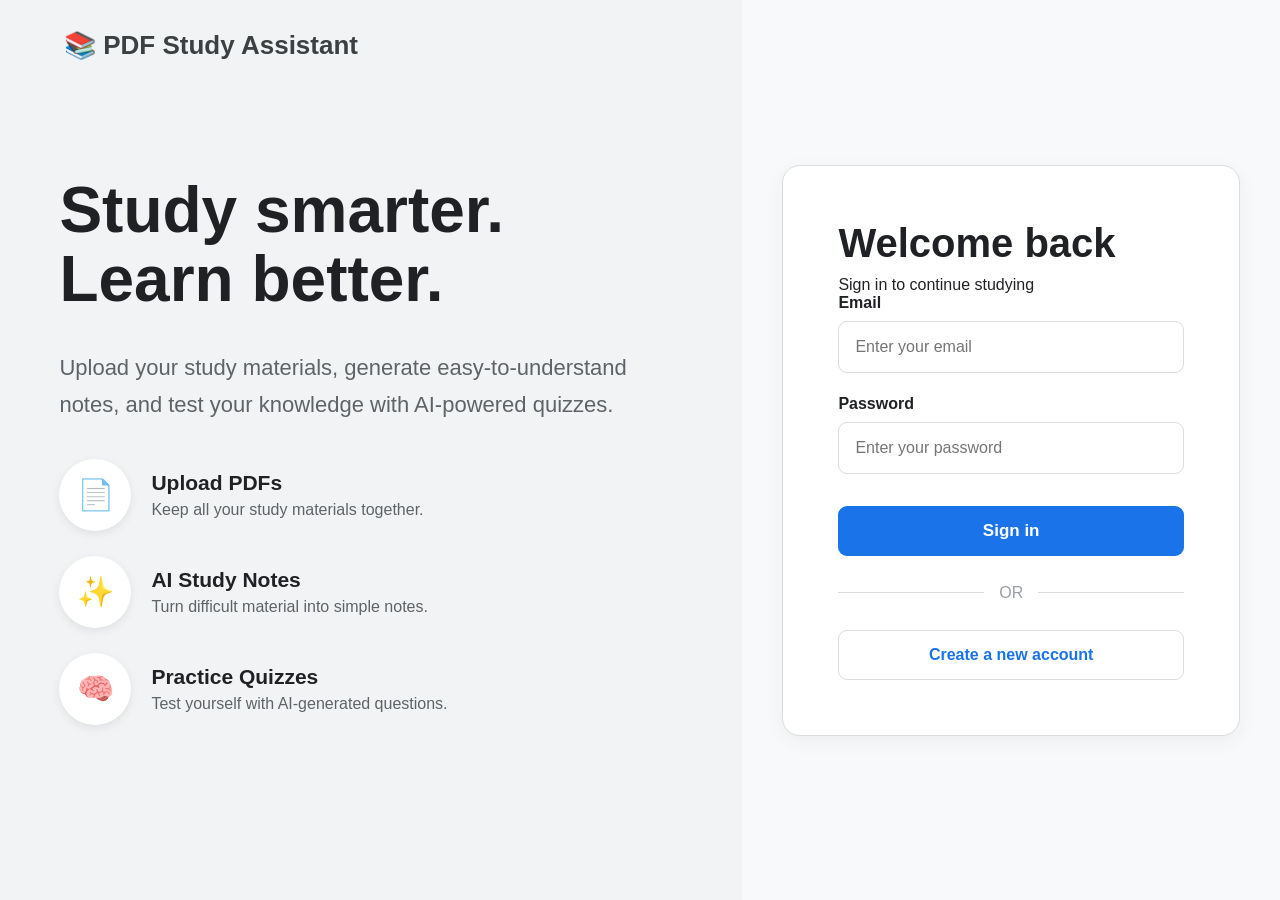
<file: frontend/index.html>
<!DOCTYPE html>
<html lang="en">

<head>

    <meta charset="UTF-8">

    <meta
        name="viewport"
        content="width=device-width, initial-scale=1.0"
    >

    <title>PDF Study Assistant</title>

    <link rel="stylesheet" href="style.css">

</head>


<body>


<div class="auth-container">


    <!-- =================================================
         LEFT SIDE
    ================================================== -->

    <div class="auth-left">

        <div class="logo">
            📚 PDF Study Assistant
        </div>


        <div class="welcome-content">

            <h1>
                Study smarter.<br>
                Learn better.
            </h1>


            <p>
                Upload your study materials, generate
                easy-to-understand notes, and test your
                knowledge with AI-powered quizzes.
            </p>


            <div class="feature-list">


                <div class="feature">

                    <span>📄</span>

                    <div>

                        <h3>
                            Upload PDFs
                        </h3>

                        <p>
                            Keep all your study materials together.
                        </p>

                    </div>

                </div>



                <div class="feature">

                    <span>✨</span>

                    <div>

                        <h3>
                            AI Study Notes
                        </h3>

                        <p>
                            Turn difficult material into simple notes.
                        </p>

                    </div>

                </div>



                <div class="feature">

                    <span>🧠</span>

                    <div>

                        <h3>
                            Practice Quizzes
                        </h3>

                        <p>
                            Test yourself with AI-generated questions.
                        </p>

                    </div>

                </div>


            </div>

        </div>

    </div>



    <!-- =================================================
         RIGHT SIDE
    ================================================== -->

    <div class="auth-right">


        <div class="auth-card">


            <!-- LOGIN -->

            <div id="loginForm">

                <h2>
                    Welcome back
                </h2>

                <p>
                    Sign in to continue studying
                </p>


                <div class="form-group">

                    <label for="loginEmail">
                        Email
                    </label>

                    <input
                        type="email"
                        id="loginEmail"
                        placeholder="Enter your email"
                    >

                </div>


                <div class="form-group">

                    <label for="loginPassword">
                        Password
                    </label>

                    <input
                        type="password"
                        id="loginPassword"
                        placeholder="Enter your password"
                    >

                </div>


                <button
                    type="button"
                    class="auth-button"
                    id="loginButton"
                >
                    Sign in
                </button>


                <div class="auth-divider">
                    OR
                </div>


                <button
                    type="button"
                    class="create-account-btn"
                    id="showRegister"
                >
                    Create a new account
                </button>

            </div>



            <!-- REGISTER -->

            <div
                id="registerForm"
                style="display: none;"
            >

                <h2>
                    Create account
                </h2>

                <p>
                    Start your learning journey
                </p>


                <div class="form-group">

                    <label for="registerName">
                        Name
                    </label>

                    <input
                        type="text"
                        id="registerName"
                        placeholder="Enter your name"
                    >

                </div>


                <div class="form-group">

                    <label for="registerEmail">
                        Email
                    </label>

                    <input
                        type="email"
                        id="registerEmail"
                        placeholder="Enter your email"
                    >

                </div>


                <div class="form-group">

                    <label for="registerPassword">
                        Password
                    </label>

                    <input
                        type="password"
                        id="registerPassword"
                        placeholder="Create a password"
                    >

                </div>


                <button
                    type="button"
                    class="auth-button"
                    id="registerButton"
                >
                    Create account
                </button>


                <div class="auth-divider">
                    OR
                </div>


                <button
                    type="button"
                    class="create-account-btn"
                    id="showLogin"
                >
                    Already have an account? Sign in
                </button>

            </div>


        </div>

    </div>


</div>



<!-- =====================================================
     JAVASCRIPT
====================================================== -->

<script src="script.js"></script>

</body>

</html>
</file>
<file: frontend/style.css>
/* =========================================================
   PDF STUDY ASSISTANT
   COMPLETE STYLE SHEET
========================================================= */


/* =========================================================
   GLOBAL
========================================================= */

* {
    box-sizing: border-box;
    margin: 0;
    padding: 0;
}


body {
    font-family: Arial, Helvetica, sans-serif;

    background: #f8f9fa;

    color: #202124;

    min-height: 100vh;
}


button,
input {
    font-family: inherit;
}


button {
    cursor: pointer;
}


/* =========================================================
   LOGIN / REGISTER PAGE
========================================================= */

.auth-container {
    min-height: 100vh;

    display: grid;

    grid-template-columns: 58% 42%;

    background: #f8f9fa;
}


/* LEFT SIDE */

.auth-left {
    background: #f1f3f4;

    padding: 55px 8%;

    display: flex;

    flex-direction: column;

    justify-content: center;
}


.logo {
    position: absolute;

    top: 30px;

    left: 5%;

    font-size: 26px;

    font-weight: 700;

    color: #3c4043;
}


.welcome-content {
    max-width: 800px;
}


.welcome-content h1 {
    font-size: 64px;

    line-height: 1.08;

    margin-bottom: 35px;

    color: #202124;
}


.welcome-content > p {
    font-size: 22px;

    line-height: 1.7;

    color: #5f6368;

    margin-bottom: 35px;
}


/* FEATURES */

.feature-list {
    display: flex;

    flex-direction: column;

    gap: 25px;
}


.feature {
    display: flex;

    align-items: center;

    gap: 20px;
}


.feature > span {
    width: 72px;

    height: 72px;

    background: white;

    border-radius: 50%;

    display: flex;

    align-items: center;

    justify-content: center;

    font-size: 30px;

    box-shadow:
        0 3px 10px rgba(0, 0, 0, 0.08);
}


.feature h3 {
    font-size: 21px;

    margin-bottom: 6px;
}


.feature p {
    color: #5f6368;

    font-size: 16px;
}


/* LOGIN BOX */

.auth-right {
    display: flex;

    align-items: center;

    justify-content: center;

    padding: 40px;
}


.auth-card {
    width: 100%;

    max-width: 550px;

    background: white;

    border: 1px solid #dadce0;

    border-radius: 18px;

    padding: 55px;

    box-shadow:
        0 5px 20px rgba(0, 0, 0, 0.05);
}


.auth-card h2 {
    font-size: 40px;

    margin-bottom: 10px;
}


.auth-card > p {
    color: #5f6368;

    font-size: 18px;

    margin-bottom: 40px;
}


.form-group {
    margin-bottom: 22px;
}


.form-group label {
    display: block;

    font-weight: 600;

    margin-bottom: 9px;
}


.form-group input {
    width: 100%;

    padding: 16px;

    border: 1px solid #dadce0;

    border-radius: 9px;

    font-size: 16px;

    outline: none;
}


.form-group input:focus {
    border-color: #1a73e8;

    box-shadow:
        0 0 0 2px rgba(26, 115, 232, 0.12);
}


.auth-button {
    width: 100%;

    padding: 15px;

    border: none;

    border-radius: 9px;

    background: #1a73e8;

    color: white;

    font-size: 17px;

    font-weight: 600;

    margin-top: 10px;
}


.auth-button:hover {
    background: #1557b0;
}


.auth-divider {
    display: flex;

    align-items: center;

    gap: 15px;

    margin: 28px 0;

    color: #9aa0a6;
}


.auth-divider::before,
.auth-divider::after {
    content: "";

    flex: 1;

    height: 1px;

    background: #dadce0;
}


.create-account-btn {
    width: 100%;

    padding: 15px;

    background: white;

    color: #1a73e8;

    border: 1px solid #dadce0;

    border-radius: 9px;

    font-size: 16px;

    font-weight: 600;
}


.create-account-btn:hover {
    background: #f8f9fa;
}


/* =========================================================
   DASHBOARD TOP BAR
========================================================= */

.topbar {
    height: 70px;

    display: flex;

    align-items: center;

    justify-content: space-between;

    padding: 0 25px;

    background: white;

    border-bottom: 1px solid #dadce0;

    position: sticky;

    top: 0;

    z-index: 100;
}


.topbar-left {
    display: flex;

    align-items: center;

    gap: 18px;
}


.menu-btn {
    border: none;

    background: transparent;

    font-size: 26px;

    width: 42px;

    height: 42px;

    border-radius: 50%;
}


.menu-btn:hover {
    background: #f1f3f4;
}


.dashboard-logo {
    font-size: 21px;

    font-weight: 600;

    color: #3c4043;
}


.topbar-right {
    display: flex;

    align-items: center;

    gap: 15px;
}


.welcome-user {
    color: #5f6368;

    font-size: 15px;
}


.profile-btn {
    width: 42px;

    height: 42px;

    border: none;

    border-radius: 50%;

    background: #f1f3f4;

    font-size: 20px;
}


.profile-btn:hover {
    background: #e8eaed;
}


/* =========================================================
   DASHBOARD LAYOUT
========================================================= */

.dashboard-layout {
    display: flex;

    min-height: calc(100vh - 70px);
}


.dashboard-content {
    flex: 1;

    max-width: 1400px;

    margin: 0 auto;

    padding: 50px 60px;

    min-width: 0;
}


/* =========================================================
   SIDEBAR
========================================================= */

.sidebar {
    width: 270px;

    flex-shrink: 0;

    background: white;

    border-right: 1px solid #dadce0;

    padding: 35px 10px;

    transition: 0.25s;
}


.side-item {
    width: 100%;

    border: none;

    background: transparent;

    padding: 14px 20px;

    border-radius: 0 28px 28px 0;

    display: flex;

    align-items: center;

    gap: 17px;

    font-size: 16px;

    color: #3c4043;

    text-align: left;

    margin-bottom: 5px;
}


.side-item:hover {
    background: #f1f3f4;
}


.side-item.active {
    background: #e8f0fe;

    color: #1967d2;

    font-weight: 600;
}


.sidebar hr {
    border: none;

    border-top: 1px solid #dadce0;

    margin: 22px 10px;
}


/* =========================================================
   HOME WELCOME
========================================================= */

.dashboard-welcome {
    display: flex;

    justify-content: space-between;

    align-items: center;

    gap: 30px;

    margin-bottom: 40px;
}


.small-heading {
    color: #1a73e8;

    font-size: 12px;

    font-weight: 700;

    letter-spacing: 1.5px;

    margin-bottom: 10px;
}


.dashboard-welcome h1 {
    font-size: 42px;

    line-height: 1.2;

    margin-bottom: 8px;
}


.dashboard-welcome > div > p:last-child {
    color: #5f6368;

    font-size: 17px;
}


/* =========================================================
   UPLOAD BUTTON
========================================================= */

.upload-main-btn {
    border: none;

    background: #1a73e8;

    color: white;

    padding: 15px 24px;

    border-radius: 9px;

    font-size: 15px;

    font-weight: 600;

    white-space: nowrap;
}


.upload-main-btn:hover {
    background: #1557b0;
}


.upload-main-btn:disabled {
    opacity: 0.6;

    cursor: not-allowed;
}


/* =========================================================
   QUICK ACTIONS
========================================================= */

.quick-actions {
    display: grid;

    grid-template-columns:
        repeat(3, minmax(0, 1fr));

    gap: 22px;

    margin-bottom: 50px;
}


.quick-card {
    background: white;

    border: 1px solid #dadce0;

    border-radius: 14px;

    padding: 24px;

    display: flex;

    align-items: center;

    gap: 18px;

    min-height: 125px;

    transition: 0.2s;
}


.quick-card:hover {
    box-shadow:
        0 4px 14px rgba(0, 0, 0, 0.08);

    transform: translateY(-2px);
}


.quick-icon {
    width: 55px;

    height: 55px;

    flex-shrink: 0;

    border-radius: 50%;

    background: #f1f3f4;

    display: flex;

    align-items: center;

    justify-content: center;

    font-size: 24px;
}


.quick-card h3 {
    font-size: 18px;

    margin-bottom: 6px;
}


.quick-card p {
    color: #5f6368;

    font-size: 14px;

    line-height: 1.5;
}


.quick-card[data-section] {
    cursor: pointer;
}


/* =========================================================
   MATERIALS
========================================================= */

.materials-section {
    width: 100%;
}


.section-heading {
    margin-bottom: 22px;
}


.section-heading h2 {
    font-size: 27px;

    margin-bottom: 7px;
}


.section-heading p {
    color: #5f6368;

    font-size: 15px;
}


/* EMPTY MATERIALS */

.empty-materials {
    background: white;

    border: 1px solid #dadce0;

    border-radius: 14px;

    padding: 75px 30px;

    text-align: center;
}


.empty-icon {
    font-size: 45px;

    margin-bottom: 18px;
}


.empty-materials h3 {
    font-size: 21px;

    margin-bottom: 10px;
}


.empty-materials p {
    color: #5f6368;

    font-size: 15px;

    line-height: 1.6;
}


.empty-materials strong {
    color: #1a73e8;
}


/* =========================================================
   MATERIAL CARDS
========================================================= */

.materials-grid {
    display: grid;

    grid-template-columns:
        repeat(auto-fill, minmax(280px, 1fr));

    gap: 22px;
}


.material-card {
    background: white;

    border: 1px solid #dadce0;

    border-radius: 14px;

    padding: 24px;

    transition: 0.2s;
}


.material-card:hover {
    box-shadow:
        0 4px 14px rgba(0, 0, 0, 0.08);
}


.material-file-icon {
    font-size: 35px;

    margin-bottom: 15px;
}


.material-card h3 {
    font-size: 17px;

    margin-bottom: 8px;

    word-break: break-word;
}


.material-card p {
    color: #5f6368;

    font-size: 13px;

    margin-bottom: 20px;
}


.material-actions {
    display: flex;

    gap: 9px;

    flex-wrap: wrap;
}


.material-actions button {
    border: 1px solid #dadce0;

    background: white;

    color: #1a73e8;

    padding: 9px 13px;

    border-radius: 7px;

    font-size: 13px;

    font-weight: 600;
}


.material-actions button:hover {
    background: #f1f3f4;
}


/* =========================================================
   OTHER DASHBOARD SECTIONS
========================================================= */

.hidden-section {
    display: none;
}


.page-heading {
    margin-bottom: 35px;
}


.page-heading h1 {
    font-size: 36px;

    margin-bottom: 10px;
}


.page-heading > p:last-child {
    color: #5f6368;

    font-size: 16px;
}


/* =========================================================
   COMING CONTENT
========================================================= */

.coming-card {
    background: white;

    border: 1px solid #dadce0;

    border-radius: 14px;

    padding: 70px 30px;

    text-align: center;

    max-width: 750px;
}


.coming-card > div {
    font-size: 48px;

    margin-bottom: 18px;
}


.coming-card h2 {
    font-size: 22px;

    margin-bottom: 10px;
}


.coming-card p {
    color: #5f6368;

    line-height: 1.6;
}


/* =========================================================
   SETTINGS
========================================================= */

.settings-card {
    background: white;

    border: 1px solid #dadce0;

    border-radius: 14px;

    padding: 30px;

    max-width: 650px;
}


.settings-card h3 {
    font-size: 20px;

    margin-bottom: 10px;
}


.settings-card p {
    color: #5f6368;

    margin-bottom: 25px;

    line-height: 1.6;
}


.logout-settings-btn {
    border: none;

    background: #1a73e8;

    color: white;

    padding: 11px 20px;

    border-radius: 7px;

    font-weight: 600;
}


/* =========================================================
   PROFILE POPUP
========================================================= */

.profile-popup {
    display: none;

    position: fixed;

    top: 78px;

    right: 25px;

    width: 250px;

    background: white;

    border: 1px solid #dadce0;

    border-radius: 14px;

    padding: 25px;

    text-align: center;

    box-shadow:
        0 5px 20px rgba(0, 0, 0, 0.15);

    z-index: 200;
}


.profile-icon-large {
    font-size: 40px;

    margin-bottom: 12px;
}


.profile-popup h3 {
    margin-bottom: 6px;
}


.profile-popup p {
    color: #5f6368;

    font-size: 13px;

    margin-bottom: 20px;
}


.profile-popup button {
    width: 100%;

    border: none;

    background: #1a73e8;

    color: white;

    padding: 11px;

    border-radius: 7px;

    font-weight: 600;
}


/* =========================================================
   RESPONSIVE
========================================================= */

@media (max-width: 1000px) {

    .auth-container {
        grid-template-columns: 1fr;
    }


    .auth-left {
        display: none;
    }


    .auth-right {
        min-height: 100vh;
    }


    .quick-actions {
        grid-template-columns: 1fr;
    }


    .dashboard-content {
        padding: 35px;
    }

}


@media (max-width: 750px) {

    .sidebar {
        width: 75px;

        padding: 25px 5px;
    }


    .side-item {
        justify-content: center;

        border-radius: 10px;

        padding: 14px;
    }


    .side-item span {
        display: none;
    }


    .dashboard-content {
        padding: 25px 20px;
    }


    .dashboard-welcome {
        flex-direction: column;

        align-items: flex-start;
    }


    .upload-main-btn {
        width: 100%;
    }

}


@media (max-width: 500px) {

    .dashboard-logo {
        font-size: 17px;
    }


    .welcome-user {
        display: none;
    }


    .dashboard-welcome h1 {
        font-size: 30px;
    }


    .dashboard-content {
        padding: 22px 15px;
    }


    .auth-card {
        padding: 30px 22px;
    }


    .auth-card h2 {
        font-size: 30px;
    }


    .materials-grid {
        grid-template-columns: 1fr;
    }

}
/* ================================
   QUIZ PAGE
================================ */

.quiz-page {
    max-width: 1000px;
    margin: 0 auto;
    padding: 60px 30px;
}

.page-label {
    color: #2878e8;
    font-size: 14px;
    font-weight: 700;
    letter-spacing: 2px;
    margin-bottom: 18px;
}

.quiz-page h1 {
    font-size: 48px;
    margin-bottom: 12px;
}

.page-description {
    font-size: 20px;
    color: #64748b;
    margin-bottom: 40px;
}

.quiz-card,
.result-card,
.error-card,
.quiz-container {
    background: white;
    border: 1px solid #d9dee7;
    border-radius: 20px;
    padding: 50px;
}

.quiz-card {
    text-align: center;
    min-height: 300px;
    display: flex;
    flex-direction: column;
    justify-content: center;
    align-items: center;
}

.loading-icon,
.result-icon {
    font-size: 60px;
    margin-bottom: 20px;
}

.quiz-card h2,
.result-card h2 {
    font-size: 28px;
    margin-bottom: 10px;
}

.quiz-card p,
.result-card p {
    color: #64748b;
    font-size: 17px;
}

.quiz-header {
    margin-bottom: 30px;
}

.quiz-header span {
    color: #2878e8;
    font-weight: 700;
    font-size: 14px;
}

.quiz-header h2 {
    font-size: 28px;
    line-height: 1.4;
    margin-top: 12px;
}

.options-container {
    display: flex;
    flex-direction: column;
    gap: 14px;
}

.quiz-option {
    width: 100%;
    text-align: left;
    background: white;
    border: 1px solid #d9dee7;
    border-radius: 12px;
    padding: 18px 20px;
    font-size: 16px;
    cursor: pointer;
    transition: 0.2s;
}

.quiz-option:hover:not(:disabled) {
    border-color: #2878e8;
    background: #f5f9ff;
}

.quiz-option.correct {
    background: #e8f7ee;
    border-color: #2ca45c;
}

.quiz-option.wrong {
    background: #fff0f0;
    border-color: #e04b4b;
}

.quiz-option:disabled {
    cursor: default;
}

.primary-button {
    margin-top: 25px;
    border: none;
    border-radius: 10px;
    padding: 15px 25px;
    background: #2878e8;
    color: white;
    font-size: 16px;
    font-weight: 600;
    cursor: pointer;
}

.primary-button:hover {
    background: #1768d6;
}

.result-card {
    text-align: center;
}

.score {
    font-size: 56px;
    font-weight: 700;
    margin: 20px 0;
}

.error-card {
    text-align: center;
}

.error-card h2 {
    margin-bottom: 15px;
}

.error-card p {
    color: #c0392b;
}
/* =====================================================
   PROFESSIONAL PROFILE DROPDOWN
===================================================== */

.profile-btn {
    width: 42px;
    height: 42px;
    padding: 0;
    border: 1px solid #d8dee8;
    border-radius: 50%;
    background: #ffffff;
    cursor: pointer;

    display: flex;
    align-items: center;
    justify-content: center;

    overflow: hidden;

    transition: all 0.2s ease;
}

.profile-btn:hover {
    border-color: #2878e8;
    box-shadow: 0 3px 12px rgba(15, 23, 42, 0.08);
}

.profile-avatar {
    width: 100%;
    height: 100%;

    display: flex;
    align-items: center;
    justify-content: center;

    font-size: 20px;
}

.profile-avatar img {
    width: 100%;
    height: 100%;
    object-fit: cover;
}


/* =====================================================
   PROFILE PANEL
===================================================== */

.profile-modal {
    position: absolute;

    top: 70px;
    right: 24px;

    width: 340px;

    z-index: 9999;

    display: none;
}


/* =====================================================
   PROFILE PANEL CONTENT
===================================================== */

.profile-modal-overlay {
    width: 100%;
}


/* Actual profile box */

.profile-modal-card {
    position: relative;

    width: 100%;

    background: #ffffff;

    border: 1px solid #e2e8f0;

    border-radius: 16px;

    padding: 24px;

    box-sizing: border-box;

    text-align: left;

    box-shadow:
        0 12px 35px rgba(15, 23, 42, 0.14),
        0 2px 8px rgba(15, 23, 42, 0.06);

    animation: profileSlideDown 0.18s ease-out;
}


/* Small arrow pointing toward profile button */

.profile-modal-card::before {
    content: "";

    position: absolute;

    top: -7px;
    right: 18px;

    width: 13px;
    height: 13px;

    background: #ffffff;

    border-left: 1px solid #e2e8f0;
    border-top: 1px solid #e2e8f0;

    transform: rotate(45deg);
}


/* =====================================================
   PROFILE HEADER
===================================================== */

.profile-close-btn {
    position: absolute;

    top: 12px;
    right: 12px;

    width: 32px;
    height: 32px;

    border: none;

    border-radius: 8px;

    background: transparent;

    color: #64748b;

    font-size: 22px;

    cursor: pointer;

    display: flex;
    align-items: center;
    justify-content: center;
}

.profile-close-btn:hover {
    background: #f1f5f9;
    color: #111827;
}


/* =====================================================
   PROFILE PICTURE
===================================================== */

.profile-edit-picture {
    display: flex;

    flex-direction: column;

    align-items: center;

    text-align: center;

    margin-bottom: 18px;
}

.profile-large-avatar {
    width: 76px;
    height: 76px;

    border-radius: 50%;

    background: #f1f5f9;

    border: 3px solid #e2e8f0;

    display: flex;

    align-items: center;
    justify-content: center;

    overflow: hidden;

    font-size: 32px;

    margin-bottom: 10px;
}

.profile-large-avatar img {
    width: 100%;
    height: 100%;

    object-fit: cover;
}


.change-picture-btn {
    border: none;

    background: transparent;

    color: #2878e8;

    font-size: 13px;

    font-weight: 600;

    cursor: pointer;

    padding: 5px 8px;

    border-radius: 6px;
}

.change-picture-btn:hover {
    background: #f1f5ff;
}


/* =====================================================
   PROFILE TITLE
===================================================== */

.profile-modal-card h2 {
    text-align: center;

    font-size: 20px;

    color: #111827;

    margin: 5px 0;
}

.profile-description {
    text-align: center;

    color: #64748b;

    font-size: 13px;

    margin: 0 0 22px;
}


/* =====================================================
   NAME FIELD
===================================================== */

.profile-field {
    margin-bottom: 18px;
}

.profile-field label {
    display: block;

    color: #334155;

    font-size: 13px;

    font-weight: 600;

    margin-bottom: 7px;
}

.profile-field input {
    width: 100%;

    box-sizing: border-box;

    padding: 11px 12px;

    border: 1px solid #d9dee7;

    border-radius: 9px;

    background: #ffffff;

    color: #1e293b;

    font-size: 14px;

    outline: none;
}

.profile-field input:focus {
    border-color: #2878e8;

    box-shadow:
        0 0 0 3px rgba(40, 120, 232, 0.08);
}


/* =====================================================
   APP INFORMATION
===================================================== */

.profile-account-info {
    display: flex;

    align-items: center;

    gap: 12px;

    background: #f8fafc;

    border: 1px solid #edf1f5;

    border-radius: 10px;

    padding: 12px;

    margin-bottom: 18px;
}

.profile-account-info > div {
    display: flex;

    align-items: center;

    gap: 10px;
}

.profile-account-info span {
    font-size: 21px;
}

.profile-account-info strong {
    display: block;

    color: #1e293b;

    font-size: 13px;
}

.profile-account-info small {
    display: block;

    color: #64748b;

    font-size: 11px;

    margin-top: 2px;
}


/* =====================================================
   SAVE BUTTON
===================================================== */

.profile-save-btn {
    width: 100%;

    border: none;

    border-radius: 9px;

    padding: 11px;

    background: #2878e8;

    color: white;

    font-size: 14px;

    font-weight: 600;

    cursor: pointer;

    transition: background 0.2s ease;
}

.profile-save-btn:hover {
    background: #1768d6;
}


/* =====================================================
   MORE / LOGOUT
===================================================== */

.profile-more-section {
    margin-top: 18px;

    padding-top: 16px;

    border-top: 1px solid #edf0f4;
}

.profile-more-section p {
    margin: 0 0 5px;

    color: #94a3b8;

    font-size: 11px;

    font-weight: 700;

    text-transform: uppercase;

    letter-spacing: 0.6px;
}

.profile-option-btn {
    width: 100%;

    border: none;

    background: transparent;

    color: #475569;

    text-align: left;

    padding: 9px 8px;

    border-radius: 7px;

    font-size: 13px;

    cursor: pointer;
}

.profile-option-btn:hover {
    background: #f8fafc;

    color: #dc2626;
}


/* =====================================================
   ANIMATION
===================================================== */

@keyframes profileSlideDown {

    from {
        opacity: 0;
        transform: translateY(-5px);
    }

    to {
        opacity: 1;
        transform: translateY(0);
    }

}


/* =====================================================
   MOBILE
===================================================== */

@media (max-width: 600px) {

    .profile-modal {
        top: 64px;
        right: 12px;

        width: calc(100% - 24px);

        max-width: 340px;
    }

}
</file>
